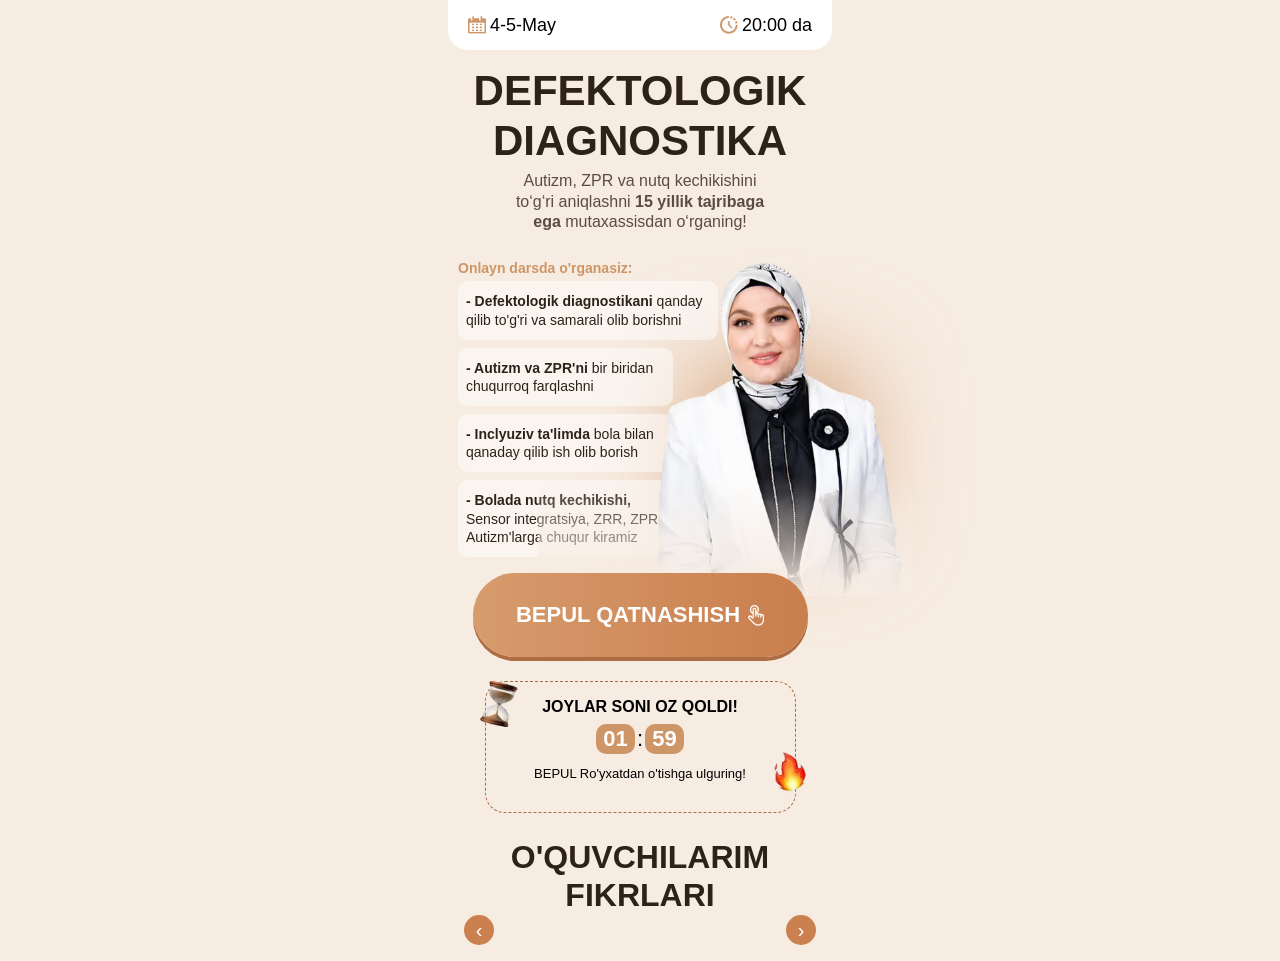
<file: index.html>
<!DOCTYPE html>
<html lang="uz">

<head>
    <meta charset="UTF-8">
    <meta name="viewport" content="width=device-width, initial-scale=1.0">
    <title>Isroilova Nilufar Abdumajitovna</title>

    <style>
  *{margin:0;padding:0;box-sizing:border-box}html, body{overflow-x:hidden}body{font-family:Inter, sans-serif;background-color:#F7ECE2}.hero{padding-top:0;padding-bottom:31px}.hero__container{max-width:400px;margin:0 auto;padding:0 8px;position:relative}.hero__meta{display:flex;align-items:center;justify-content:space-between;border-radius:0 0 20px 20px;margin-bottom:16px;padding:16px 20px;background-color:white}.hero__meta-item{display:flex;align-items:center;gap:4px}.hero__meta-item p{font-family:Inte, sans-serif;font-weight:400;font-size:18px;line-height:100%;text-align:center}.hero__title{font-family:Inter, sans-serif;font-weight:800;font-size:clamp(38px, 11vw, 42px);line-height:120%;text-align:center;color:#2D2219;margin-bottom:4px}.hero__description{font-family:Inter, sans-serif;font-weight:400;font-size:16px;line-height:130%;text-align:center;color:#5B4C43;margin-bottom:26px}.hero__content{position:relative;margin-left:10px}.hero__info{z-index:30;position:relative}.hero__subtitle{font-family:"SF Pro Display" , sans-serif;font-weight:700;font-size:14px;line-height:130%;position:relative;color:#CE9567;margin-bottom:4px}.hero__list{display:flex;flex-direction:column;gap:8px;margin-bottom:16px}.hero__list-item{background-color:#FFFFFF80;border-radius:10px;max-width:260px;width:100%;padding:11px 8px;list-style:none;font-family:"SF Pro Display" , sans-serif;font-weight:400;font-size:clamp(11.5px, 3svw, 14px);line-height:130%;color:#2D2219}.hero__image{max-width:257px;width:100%;height:auto;position:absolute;top:0;right:-70px;z-index:30}.speaker__bg{max-width:155px;width:100%;height:155px;background-color:#CE9567;margin:0 auto;position:absolute;right:-20px;bottom:30px;filter:blur(50px)}.gradient{background:linear-gradient(180deg, rgba(247, 236, 226, 0) 0%, #F7ECE2 100%);max-width:390px;width:100%;z-index:30;height:119px;position:absolute;bottom:-39px;right:-80px}.hero__button{max-width:335px;width:100%;border-radius:50px;position:relative;font-family:Inter, sans-serif;color:white;box-shadow:0px 4px 0px 0px #AD6C41;font-weight:700;margin-left:auto;margin-right:auto;font-size:22px;line-height:100%;letter-spacing:2%;text-align:center;text-transform:uppercase;z-index:30;justify-content:center;padding:31px 0;background:linear-gradient(90deg, #D79B6D 0%, #C97E4D 100%);border:none;cursor:pointer;margin-bottom:24px;display:flex;align-items:center;gap:8px;border-radius:50px}.countdown-promo{max-width:311px;border-radius:20px;border:1px dashed #AD6C41;padding:15px;margin:0 auto;position:relative;margin-bottom:25px}.countdown-promo__left{position:absolute;left:-2%;top:-2%}.countdown-promo__right{position:absolute;top:clamp(50%, 4vw, 40%);right:-5%;width:clamp(30px, 11vw, 41px);height:auto}.countdown-promo__urgency-text{font-family:Inter, sans-serif;font-weight:700;font-size:clamp(14px, 4vw, 16px);line-height:120%;margin-bottom:8px;text-align:center}.countdown-promo__warning-text{font-family:Inter, sans-serif;font-weight:400;text-align:center;font-size:13px;line-height:120%;margin-bottom:15px}.timer{display:flex;align-items:center;justify-content:center;gap:2px;margin-bottom:12px}.timer__segment{background-color:#CE9567;max-width:39px;width:100%;height:30px;border-radius:10px;display:flex;align-items:center;justify-content:center}.timer__value{color:white;font-weight:700;font-size:22px;line-height:120%}.timer__separator{font-size:22px}.thought__title{font-family:Inter, sans-serif;font-weight:800;font-size:32px;line-height:120%;text-align:center;text-transform:uppercase;color:#2D2219;margin-bottom:15px}.thought__slider{position:relative;max-width:252px;margin:0 auto}.thought__track{overflow:hidden;border-radius:20px}.thought__slides{display:flex;transition:transform .35s ease;will-change:transform}.thought__slide{flex:0 0 100%;display:block;height:auto;width:100%;cursor:pointer}.thought__nav{position:absolute;top:50%;transform:translateY(-50%);width:30px;height:30px;border-radius:50%;border:none;background:#CA804F;color:white;font-size:20px;line-height:1;cursor:pointer;display:flex;align-items:center;justify-content:center;z-index:2}.thought__nav--prev{left:-50px}.thought__nav--next{right:-50px}@media (max-width:340px){.hero__image{right:-100px}.thought__nav--next{right:-33px}.thought__nav--prev{left:-33px}}
    </style>
    <!-- Meta Pixel Code -->
<script>
!function(f,b,e,v,n,t,s)
{if(f.fbq)return;n=f.fbq=function(){n.callMethod?
n.callMethod.apply(n,arguments):n.queue.push(arguments)};
if(!f._fbq)f._fbq=n;n.push=n;n.loaded=!0;n.version='2.0';
n.queue=[];t=b.createElement(e);t.async=!0;
t.src=v;s=b.getElementsByTagName(e)[0];
s.parentNode.insertBefore(t,s)}(window, document,'script',
'https://connect.facebook.net/en_US/fbevents.js');
fbq('init', '1622431659889659');
fbq('track', 'PageView');
</script>
<noscript><img height="1" width="1" style="display:none"
src="https://www.facebook.com/tr?id=1622431659889659&ev=PageView&noscript=1"
/></noscript>
<!-- End Meta Pixel Code -->
    <link rel="stylesheet" href="./css/modal.css" media="print" onload="this.media='all'" />
    <noscript>
        <link rel="stylesheet" href="./css/modal.css" />
    </noscript>
</head>

<body>

    <main>
        <section class="hero">
            <div class="hero__container">
                <div class="hero__meta">
                    <div class="hero__meta-item">
                        <img src="./images/calendar.png" width="18" height="18" alt="calendar">
                        <p>4-5-May</p>
                    </div>
                    <div class="hero__meta-item">
                        <img src="./images/clock.png" width="18" height="18" alt="calendar">
                        <p>20:00 da</p>
                    </div>
                </div>

                <h1 class="hero__title">DEFEKTOLOGIK <br> DIAGNOSTIKA
                </h1>
                <p class="hero__description">Autizm, ZPR va nutq kechikishini <br> to‘g‘ri aniqlashni <b>15 yillik
                        tajribaga <br> ega</b> mutaxassisdan o‘rganing!</p>

                <div class="hero__content">
                    <div class="hero__info">
                        <h2 class="hero__subtitle">Onlayn darsda o'rganasiz:</h2>
                        <ul class="hero__list">
                            <li class="hero__list-item">
                                <b> - Defektologik diagnostikani</b> qanday <br> qilib to'g'ri va samarali olib borishni
                            </li>
                            <li class="hero__list-item" style="max-width: 215px; width: 100%;"><b>- Autizm va ZPR'ni</b>
                                bir biridan <br> chuqurroq farqlashni
                            </li>
                            <li class="hero__list-item" style="max-width: 215px; width: 100%;"><b>- Inclyuziv
                                    ta'limda</b> bola bilan <br> qanaday qilib ish olib borish
                            </li>
                            <li class="hero__list-item" style="max-width: 215px; width: 100%;"><b>- Bolada nutq
                                    kechikishi,</b> <br> Sensor integratsiya, ZRR, ZPR,
                                <br> Autizm'larga chuqur kiramiz
                            </li>
                        </ul>
                    </div>
                    <img class="hero__image" src="./images/speaker.avif" width="257" height="336" alt="speaker">
                    <div class="speaker__bg"></div>
                    <div class="gradient"></div>
                </div>

                <button class="hero__button webinar-cta" type="button">
                    BEPUL qatnashish
                    <img src="./images/cursor.png" width="16" height="21" alt="cursor">
                </button>


                <div class="countdown-promo">
                    <img class="countdown-promo__left" src="./images/qumsoat.avif" alt="timer" loading="lazy"
                        decoding="async" width="40" height="50">
                    <img class="countdown-promo__right" src="./images/olov.avif" alt="molniya" loading="lazy"
                        decoding="async" width="41" height="54">
                    <p class="countdown-promo__urgency-text">JOYLAR SONI OZ QOLDI!</p>


                    <div class="timer" data-seconds-left="120" id="timers">
                        <div class="timer__segment">
                            <p class="timer__value timer__minutes" id="minutess">02</p>
                        </div> <span class="timer__separator">:</span>
                        <div class="timer__segment">
                            <p class="timer__value timer__seconds" id="secondss">00</p>
                        </div>
                    </div>

                    <p class="countdown-promo__warning-text">BEPUL Ro'yxatdan o'tishga ulguring!</p>
                </div>


                <div class="thought__box">
                    <h3 class="thought__title">o'quvchilarim <br> fikrlari</h3>
                    <div class="thought__slider" id="thoughtSlider">
                        <button class="thought__nav thought__nav--prev" type="button" aria-label="Oldingi">‹</button>
                        <div class="thought__track">
                            <div class="thought__slides">
                                <wistia-player class="thought__slide" media-id="9cqbqv24zo" aspect="0.5504587155963303"></wistia-player>
                                <wistia-player class="thought__slide" media-id="c8r5y6frlx" aspect="0.5625"></wistia-player>
                                <wistia-player class="thought__slide" media-id="oeoko71sqq" aspect="0.5625"></wistia-player>
                                <wistia-player class="thought__slide" media-id="u3kw3vz767" aspect="0.5625"></wistia-player>
                                <wistia-player class="thought__slide" media-id="g8stmuk4ng" aspect="0.5625"></wistia-player>
                                <wistia-player class="thought__slide" media-id="36p9sds0kf" aspect="0.5625"></wistia-player>
                                <wistia-player class="thought__slide" media-id="hwzj7yz9m5" aspect="0.5625"></wistia-player>
                                <wistia-player class="thought__slide" media-id="tekgsuj789" aspect="0.5625"></wistia-player>
                                <wistia-player class="thought__slide" media-id="h465lw0l1l" aspect="0.5625"></wistia-player>
                            </div>
                        </div>
                        <button class="thought__nav thought__nav--next" type="button" aria-label="Keyingi">›</button>
                    </div>
                </div>
            </div>
        </section>
    </main>

    <!-- Modal -->
    <div id="registrationModal" class="homeModal" style="display: none">
        <div class="homeModalOverlay"></div>
        <div class="homeFormContainer">
            <button class="closeButton" id="closeModalBtn">
                <svg xmlns="http://www.w3.org/2000/svg" width="16" height="16" viewBox="0 0 12 12" fill="none">
                    <path d="M1 11L11 1M1 1.00001L11 11" stroke="currentColor" stroke-width="1.5"
                        stroke-linecap="round" />
                </svg>
            </button>
            <div class="homeFormTop">
                <h1 class="homeFormTopTitle">
                    Ro'yxatdan o'tish uchun <br> ma'lumotlaringizni kiriting!
                </h1>
            </div>
            <form id="registrationForm" name="contact-form">
                <div class="HomeFormRow">
                    <label class="HomeFormRowLabel" for="phone">Telefon raqamingiz:</label>
                    <div class="phone-input-container">
                        <button type="button" class="selected-country" id="selectedCountry">
                            <div id="selectedCountryFlag" style="display: flex; align-items: center;"></div>
                            <svg id="dropdownIcon" xmlns="http://www.w3.org/2000/svg" width="16" height="16"
                                viewBox="0 0 24 24" fill="none" stroke="currentColor" stroke-width="2"
                                stroke-linecap="round" stroke-linejoin="round">
                                <polyline points="6 9 12 15 18 9"></polyline>
                            </svg>
                            <span class="selected-code" id="selectedCountryCodeText">+998</span>
                        </button>
                        <div class="country-dropdown" id="countryDropdown" style="display:none"></div>
                        <div class="phone-field" style="flex: 1;">
                            <input class="HomeFormRowInput phone-input" type="tel" id="phone" name="phone"
                                inputmode="numeric" placeholder="88 888 88 88" autocomplete="tel"
                                style="border: none; background-color: transparent; padding-left: 5px; width: 100%;" />
                        </div>
                    </div>
                    <p class="homeFormErrorText" id="phoneError" style="display:none">❌ Telefon raqam mos emas!</p>
                </div>

                <button type="submit" class="HomeFormBtn" id="submitBtn">DAVOM ETISH</button>
            </form>
        </div>
    </div>

    <script defer>
        !function(){function e(){var t=document.createElement("script");t.src="https://fast.wistia.com/player.js",t.async=!0,document.head.appendChild(t)}function t(){setTimeout(e,2e3)}"complete"===document.readyState||"interactive"===document.readyState?t():window.addEventListener("DOMContentLoaded",t)}();
    </script>

    <script defer src="./js/phoneFormatter.js"></script>
    <script defer src="./js/app.js"></script>
</body>

</html>
</file>
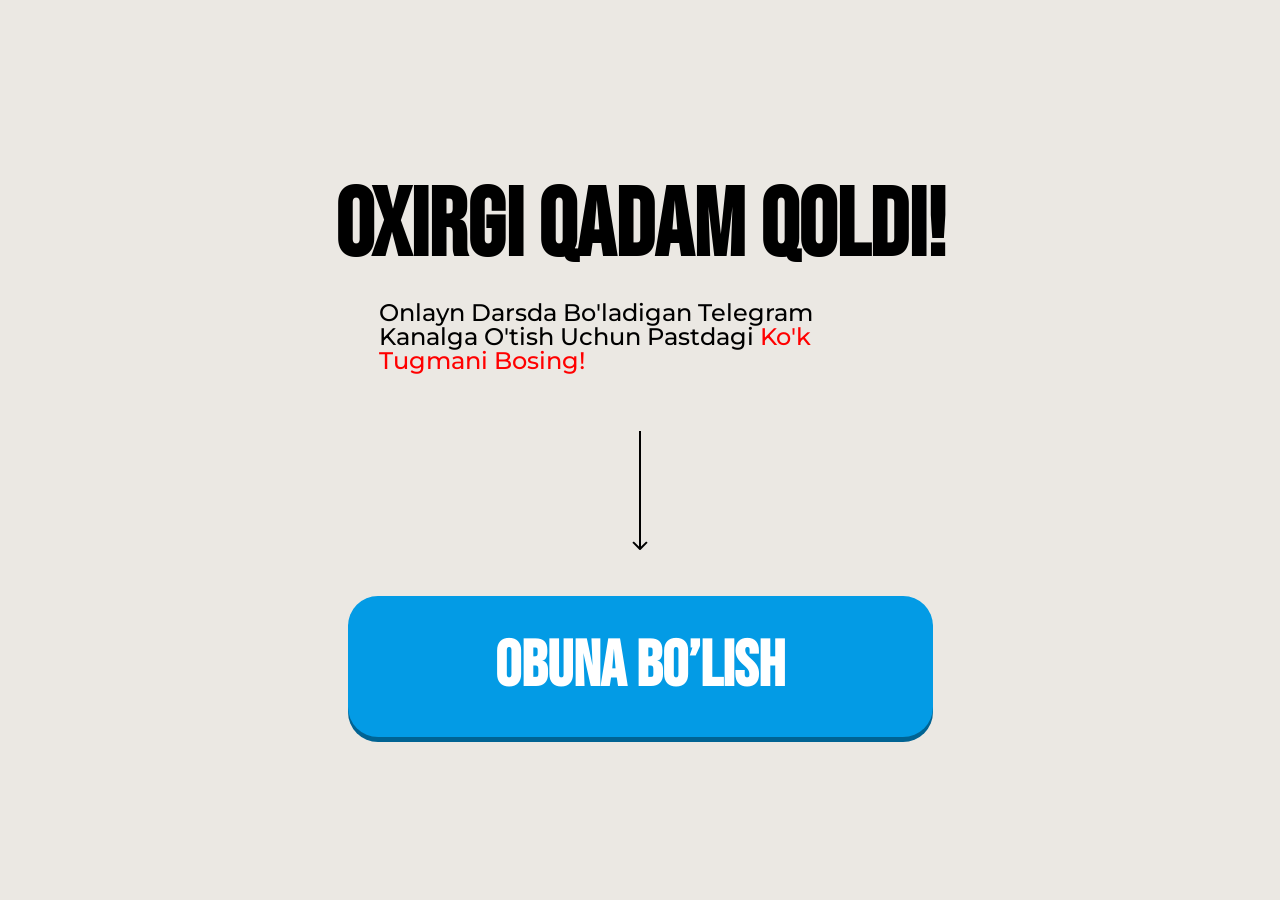
<file: thankYou.html>
<!DOCTYPE html>

<html lang="uz">

<head>
    <meta charset="UTF-8" />
    <meta name="viewport" content="width=device-width, initial-scale=1.0" />
    <title>Obuna Bo'lish</title>
    <style>
   * { margin: 0; padding: 0; box-sizing: border-box; } .header { padding-top: 0px; padding-bottom: 0px; background-color: #ebe8e3; min-height: 100vh; padding-top: 180px; } .header-container { margin-left: auto; margin-right: auto; max-width: 671px; width: 100%; display: flex; background-repeat: no-repeat; padding-left: 20px; padding-right: 20px; } .hero-left { max-width: 903px; width: 100%; display: flex; flex-direction: column; align-items: center; } .hero-title { font-family: "Bebas Neue", sans-serif; font-weight: 700; font-size: 96px; line-height: 100%; letter-spacing: 0%; text-align: center; margin-bottom: 25px; text-transform: uppercase; max-width: 622px; } .hero-text { font-family: "Montserrat", sans-serif; font-weight: 500; font-size: 24px; line-height: 100%; letter-spacing: 0%; margin-bottom: 58px; max-width: 522px; } .hero-text>span { color: #ff0000; } .hero-btn-box { max-width: 585px; width: 100%; } .hero-img { text-align: center; align-items: center; justify-content: center; margin-bottom: 46px; display: flex; margin-left: auto; margin-right: auto; } .hero-btn { display: flex; align-items: center; justify-content: center; font-family: "Bebas Neue", sans-serif; font-weight: 700; font-size: 64px; line-height: 100%; text-align: center; padding: 39px 0px 38px 0px; background-color: #039BE5; box-shadow: 0px 5px 0px 0px #006393; color: white; border-radius: 30px; max-width: 585px; width: 100%; border: none; text-transform: uppercase; margin-bottom: 42px; text-decoration: none; max-height: 142px; } .hero-box { padding: 0 35px 0 20px; border-radius: 10px; border: 1px solid #bcbcbc; background-color: #fff; max-width: 585px; width: 100%; display: flex; align-items: center; gap: 12px; } .hero-box-text { font-family: "Montserrat", sans-serif; font-weight: 600; font-size: 16px; line-height: 100%; letter-spacing: 0%; } .img { display: none; } .hero-box-img { width: 70px; min-height: 70px; } @media (max-width: 500px) { .header { padding-top: 30%; padding-bottom: 0px; background-image: none; } .hero-left { display: block; } .header-container { margin-left: auto; margin-right: auto; text-align: center; padding-left: 10px; padding-right: 10px; } .hero-title { font-weight: 700; font-size: 40px; line-height: 100%; letter-spacing: 0%; text-align: center; margin-bottom: 5px; } .hero-text { font-weight: 500; font-size: 14px; line-height: 100%; letter-spacing: 0%; margin-bottom: 28px; max-width: 355px; width: 100%; margin-left: auto; margin-right: auto; } .hero-img { margin-bottom: 24px; height: 69px; } .hero-btn { font-weight: 700; font-size: 32px; line-height: 100%; letter-spacing: 0%; text-align: center; padding: 23px 0px 20px 0px; border-radius: 30px; max-width: 345px; width: 100%; margin-left: auto; margin-right: auto; margin-bottom: 25px; } .hero-box { padding: 5px 10px 10px 9px; border-radius: 10px; text-align: left; max-width: 372px; margin-left: auto; margin-right: auto; } .hero-box-img { max-width: 41px; width: 41px; min-width: 41px; height: auto; object-fit: contain; min-height: 40px; } .hero-box-text { font-weight: 600; font-size: 11px; line-height: 130%; letter-spacing: 0%; padding-top: 3px; padding-bottom: 2px; } .img { display: flex; max-width: 632px; width: 100%; margin-left: auto; margin-right: auto; width: 100%; object-fit: cover; height: auto; } }
    </style>
    <!-- Meta Pixel Code -->
<script>
!function(f,b,e,v,n,t,s)
{if(f.fbq)return;n=f.fbq=function(){n.callMethod?
n.callMethod.apply(n,arguments):n.queue.push(arguments)};
if(!f._fbq)f._fbq=n;n.push=n;n.loaded=!0;n.version='2.0';
n.queue=[];t=b.createElement(e);t.async=!0;
t.src=v;s=b.getElementsByTagName(e)[0];
s.parentNode.insertBefore(t,s)}(window, document,'script',
'https://connect.facebook.net/en_US/fbevents.js');
fbq('init', '1622431659889659');
fbq('track', 'PageView');
</script>
<noscript><img height="1" width="1" style="display:none"
src="https://www.facebook.com/tr?id=1622431659889659&ev=PageView&noscript=1"
/></noscript>
<!-- End Meta Pixel Code -->
    <link rel="preload" href="https://fonts.googleapis.com/css2?family=Bebas+Neue" as="style" />
    <link rel="preload" href="https://fonts.googleapis.com/css2?family=Montserrat:wght@500;600;700" as="style" />
    <link href="https://fonts.googleapis.com/css2?family=Bebas+Neue&family=Montserrat:wght@500;600;700&display=swap" rel="stylesheet" />
</head>

<body>
    <section class="header">
        <div class="header-container">
            <div class="hero-left">
                <h2 class="hero-title">oxirgi qadam qoldi!</h2>
                <p class="hero-text">
                    Onlayn Darsda Bo'ladigan Telegram Kanalga O'tish Uchun Pastdagi <span>Ko'k Tugmani Bosing!</span>
                </p>
                <div class="hero-btn-box">
                    <img class="hero-img" src="./images/strelka.svg" alt="Arrow icon" />
                    <a href="https://t.me/+zynDRLxdFH40ZmMy" class="hero-btn thankYouBtn">obuna bo’lish</a>
                </div>
            </div>
        </div>
    </section>
    <script defer src="./js/thankYou.js"></script>
</body>

</html>
</file>
<file: css/modal.css>
@font-face { font-family: 'Bebas Neue'; src: url(../font/BebasNeue-Regular.subset-AZa-z-0-9-punct-percent.woff2); font-display: swap; } .homeModal, .homeModalOverlay { position: fixed; top: 0; height: 100vh; width: 100%; left: 0; } .homeModal { z-index: 30; justify-content: center; align-items: center; display: flex; } .homeModalOverlay { background-color: rgba(0, 0, 0, 0.3); backdrop-filter: blur(5px); } .homeFormContainer { position: relative; z-index: 30; background-color: #fff; color: #000; border-radius: 8px; padding: 20px 40px 40px; width: 100%; max-width: 520px; box-shadow: 0 4px 12px rgba(0, 0, 0, 0.1); margin: 0 20px; position: fixed; top: 50%; left: 50%; transform: translate(-50%, -50%); } .homeFormTop { display: flex; justify-content: space-between; } .homeFormTopTitle { font-family: Inter, sans-serif; font-size: clamp(21px, 6.6vw, 24px); margin: 0 0 20px; color: #000; font-weight: 600; text-align: center; margin-left: auto; margin-right: auto; } .closeButton { background: 0 0; border: none; cursor: pointer; padding: 4px; justify-content: center; align-items: center; display: flex; position: absolute; top: 20px; right: 20px; color: #000; } .homeFormErrorText { color: #e53e3e; margin-bottom: 12px; font-size: 14px; font-family: system-ui, -apple-system, BlinkMacSystemFont, "Segoe UI", sans-serif; padding-top: 5px; padding-bottom: 5px; } .HomeFormRowInput, .HomeFormRowLabel { font-family: system-ui, -apple-system, BlinkMacSystemFont, "Segoe UI", sans-serif; font-size: 18px; } .HomeFormRow { margin-bottom: 20px; } .HomeFormRowLabel { display: block; margin-bottom: 6px; color: #000; } .HomeFormRowInput { width: 100%; padding: 10px 16px; border: 1px solid #c9c9c9; min-height: 48px; background-color: #f3f7f8; border-radius: 6px; font-weight: 400; outline: 0; height: 50px; transition: border-color 0.2s; } .HomeFormRowInput:focus { border-color: #D40000; } .HomeFormRowInput::placeholder { color: #aaa; } .HomeFormBtn { font-family: sans-serif; height: 60px; width: 100%; cursor: pointer; border-radius: 10px; background: linear-gradient(90deg, #D79B6D 0%, #C97E4D 100%); transition: 0.3s; font-weight: 700; font-size: 28px; color: white; text-transform: uppercase; border: none; position: relative; display: flex; align-items: center; justify-content: center; } .phone-input-container { display: flex; align-items: center; position: relative; border: 1px solid #c9c9c9; background-color: transparent; border-radius: 6px; } .phone-input-container:focus { border-color: #e71f1f; } .selected-code { display: flex; margin-left: 10px; } .country-selector { position: relative; margin-right: 10px; } .selected-country { color: #000; display: flex; align-items: center; padding: 10px; padding-right: 0; border-radius: 6px; cursor: pointer; min-height: 50px; font-family: sans-serif !important; font-size: 18px; font-weight: 400 !important; min-width: max-content; border: none; background-color: transparent; } .country-dropdown { position: absolute; top: 110%; left: 0; width: 100%; background-color: #fff; border: 1px solid #c9c9c9; border-radius: 6px; box-shadow: 0 4px 12px rgba(0, 0, 0, 0.1); z-index: 40; max-height: 200px; overflow-y: auto; font-family: sans-serif !important; font-weight: 400 !important; } .country-option { display: flex; justify-content: space-between; align-items: center; padding: 10px; cursor: pointer; font-family: sans-serif; font-weight: 400 !important; } .country-option:hover { background-color: #f3f7f8; } .country-option.selected { background-color: #e6f0fa; } @media screen and (max-width: 768px) { .homeFormContainer { max-width: 100%; padding: 80px 20px 20px; margin: 0; border-radius: 6px; height: 100vh; } .homeFormTopTitle { text-align: center; max-width: 408px; margin-left: auto; margin-right: auto; font-weight: 700; margin-bottom: 15px; } .homeFormTop { flex-direction: column; align-items: flex-start; } .closeButton { width: 100%; height: 50px; background-color: #000; color: #fff; padding-right: 20px; top: 0; left: 0; justify-content: end; } .homeFormErrorText { font-size: 12px; margin-bottom: 8px; } .HomeFormRowLabel { margin-bottom: 6px; } .HomeFormRowInput { padding: 0 12px; min-height: 40px; background-color: transparent; } .HomeFormRowInput::placeholder { color: #a3a3a3; } .HomeFormBtn { font-size: 18px; font-weight: 700; margin-top: 24px; } } @media screen and (max-width: 480px) { .homeFormContainer { max-width: 100%; padding: 80px 20px 20px; margin: 0; border-radius: 6px; height: 100vh; } .homeFormTopTitle { text-align: center; margin: 0 auto 15px; } .homeFormErrorText { font-size: 12px; margin-bottom: 8px; } .HomeFormRowLabel { margin-bottom: 6px; } .HomeFormRowInput { padding: 0 12px; min-height: 40px; background-color: transparent; border-radius: 10px; } .HomeFormRowInput::placeholder { color: #a3a3a3; } .HomeFormBtn { font-size: 16px; padding: 10px 0; margin-top: 24px; height: 50px; } }
</file>
